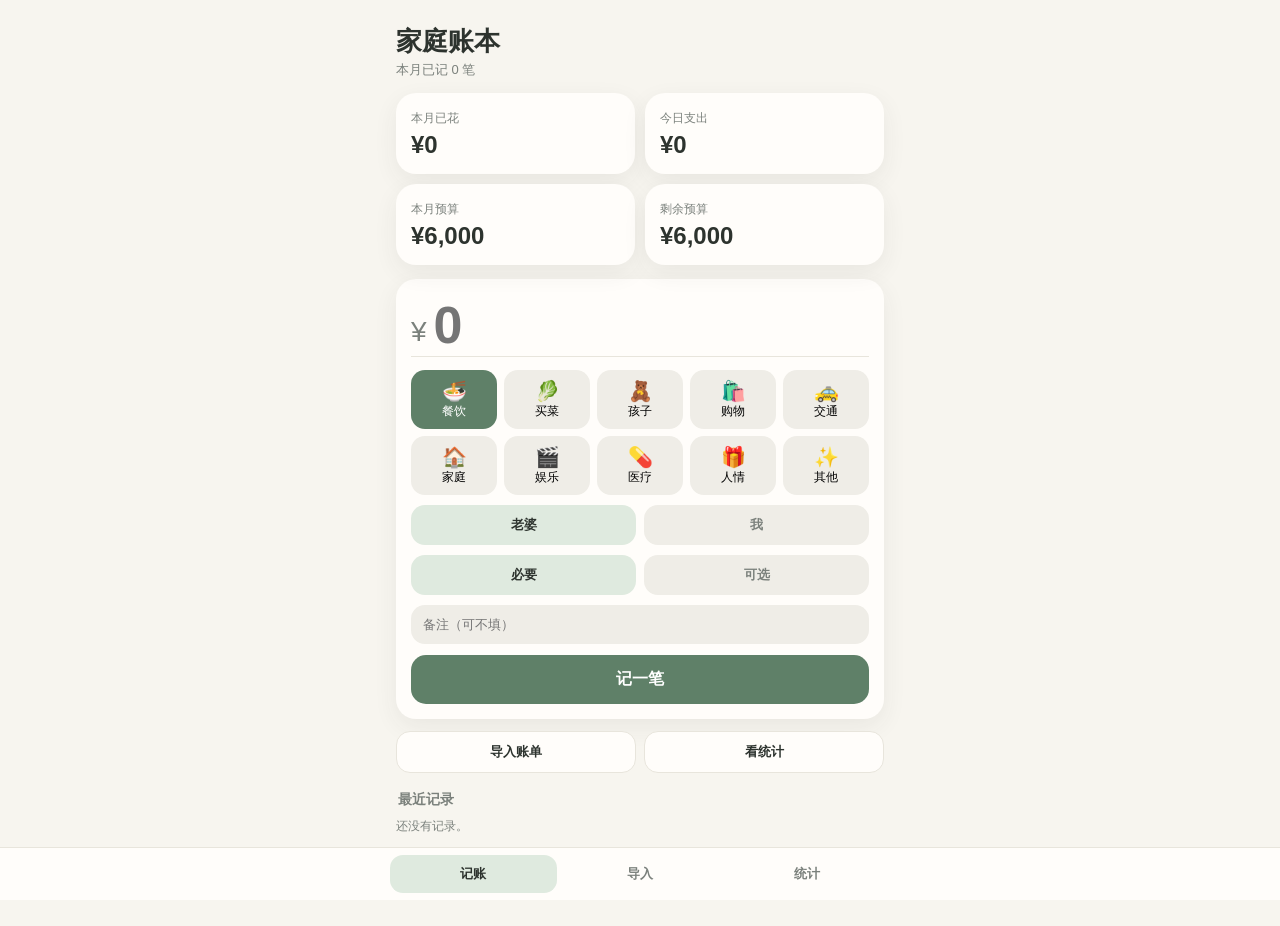
<file: index.html>
<!doctype html><html lang="zh-CN"><head><meta charset="utf-8"><meta name="viewport" content="width=device-width,initial-scale=1,viewport-fit=cover"><meta name="theme-color" content="#eaf3ec"><title>家庭账本</title><link rel="manifest" href="manifest.json"><style>:root{--bg:#f7f5ef;--card:#fffdfa;--ink:#2d332e;--muted:#7b817c;--g:#5f8068;--g2:#dfeadf;--line:#e8e5dc}*{box-sizing:border-box}body{margin:0;background:var(--bg);color:var(--ink);font-family:-apple-system,BlinkMacSystemFont,"PingFang SC","Microsoft YaHei",sans-serif}.app{max-width:520px;margin:auto;padding:18px 16px 90px}.hidden{display:none}h1{margin:6px 0 2px;font-size:26px}.sub{font-size:13px;color:var(--muted)}.grid{display:grid;grid-template-columns:1fr 1fr;gap:10px;margin-top:14px}.stat,.card,.row{background:var(--card);border-radius:20px;box-shadow:0 8px 24px rgba(50,60,53,.07)}.stat{padding:15px}.stat span{font-size:12px;color:var(--muted)}.stat b{display:block;font-size:24px;margin-top:4px}.card{padding:15px;margin-top:14px}.amt{display:flex;align-items:end;border-bottom:1px solid var(--line)}.amt span{font-size:28px;color:var(--muted);padding:0 5px 8px 0}.amt input{width:100%;border:0;outline:0;background:transparent;font-size:52px;font-weight:800}.cats{display:grid;grid-template-columns:repeat(5,1fr);gap:7px;margin-top:13px}.cat{border:0;border-radius:14px;padding:9px 2px;background:#efede7;font-size:12px}.cat.on{background:var(--g);color:white}.seg{display:grid;grid-template-columns:1fr 1fr;gap:8px;margin-top:10px}.seg button,.secondary{border:0;border-radius:14px;padding:11px;background:#efede7;font-weight:700;color:var(--muted)}.seg button.on{background:var(--g2);color:var(--ink)}.note{width:100%;border:0;outline:0;background:#efede7;border-radius:14px;padding:12px;margin-top:10px}.primary{width:100%;border:0;border-radius:15px;padding:14px;background:var(--g);color:white;font-weight:800;font-size:16px;margin-top:11px}.toolbar{display:flex;gap:8px;margin-top:12px}.toolbar .secondary{flex:1;background:var(--card);border:1px solid var(--line);color:var(--ink)}.title{font-size:14px;color:var(--muted);font-weight:700;margin:18px 2px 8px}.row{display:grid;grid-template-columns:1fr auto;gap:10px;padding:11px 12px;margin:7px 0}.meta{font-size:12px;color:var(--muted);margin-top:2px}.money{font-weight:800}.nav{position:fixed;left:0;right:0;bottom:0;background:rgba(255,253,250,.96);border-top:1px solid var(--line)}.nav div{max-width:520px;margin:auto;display:grid;grid-template-columns:repeat(3,1fr);padding:7px 10px calc(7px + env(safe-area-inset-bottom))}.nav button{border:0;background:transparent;padding:10px;border-radius:13px;color:var(--muted);font-weight:700}.nav button.on{background:var(--g2);color:var(--ink)}.upload{border:1.5px dashed #b7c5ba;border-radius:16px;padding:16px;text-align:center}.hint{font-size:12px;line-height:1.6;color:var(--muted)}.bar{height:9px;background:#ece9e1;border-radius:99px;overflow:hidden;margin-top:5px}.bar i{height:100%;display:block;background:var(--g)}</style></head><body><div class="app"><section id="ledger"><h1>家庭账本</h1><div class="sub" id="sub">轻松记，月底自然看得清</div><div class="grid"><div class="stat"><span>本月已花</span><b id="m">¥0</b></div><div class="stat"><span>今日支出</span><b id="t">¥0</b></div><div class="stat"><span>本月预算</span><b id="b">¥6000</b></div><div class="stat"><span>剩余预算</span><b id="l">¥6000</b></div></div><div class="card"><div class="amt"><span>¥</span><input id="a" inputmode="decimal" placeholder="0"></div><div class="cats" id="cats"></div><div class="seg" id="payer"><button data-v="老婆" class="on">老婆</button><button data-v="我">我</button></div><div class="seg" id="need"><button data-v="必要" class="on">必要</button><button data-v="可选">可选</button></div><input id="note" class="note" placeholder="备注（可不填）"><button id="add" class="primary">记一笔</button></div><div class="toolbar"><button class="secondary" onclick="go('import')">导入账单</button><button class="secondary" onclick="go('stats')">看统计</button></div><div class="title">最近记录</div><div id="recent"></div></section><section id="import" class="hidden"><h1>导入账单</h1><div class="sub">微信 / 支付宝 CSV 批量导入</div><div class="card"><div class="upload"><b>选择导出的 CSV / TXT 账单</b><input id="file" type="file" accept=".csv,.txt,text/csv"><div class="hint">自动排除退款、转账、充值、还款和失败交易，并尽量分类与去重。</div></div><div id="preview"></div><button id="confirm" class="primary hidden">确认导入</button></div></section><section id="stats" class="hidden"><h1>本月统计</h1><div class="sub">钱主要花在哪里</div><div class="card"><b id="st" style="font-size:34px">¥0</b></div><div class="title">分类支出</div><div id="cs" class="card"></div><div class="title">设置预算</div><div class="card"><input id="bi" class="note" inputmode="numeric"><button id="saveB" class="primary">保存预算</button></div></section></div><div class="nav"><div><button id="n-ledger" class="on" onclick="go('ledger')">记账</button><button id="n-import" onclick="go('import')">导入</button><button id="n-stats" onclick="go('stats')">统计</button></div></div><script>const C=[["餐饮","🍜"],["买菜","🥬"],["孩子","🧸"],["购物","🛍️"],["交通","🚕"],["家庭","🏠"],["娱乐","🎬"],["医疗","💊"],["人情","🎁"],["其他","✨"]],$=x=>document.getElementById(x),K='family_expense_v4',BK='family_budget_v4';let cat='餐饮',payer='老婆',need='必要',pend=[];const dat=()=>{try{return JSON.parse(localStorage.getItem(K)||'[]')}catch{return[]}},sav=d=>localStorage.setItem(K,JSON.stringify(d)),bud=()=>Number(localStorage.getItem(BK)||6000),money=n=>'¥'+Number(n||0).toLocaleString('zh-CN',{maximumFractionDigits:2}),sum=r=>r.reduce((s,x)=>s+Number(x.amount||0),0),ym=d=>{d=new Date(d);return d.getFullYear()+'-'+d.getMonth()},esc=s=>String(s||'').replace(/[&<>"']/g,m=>({'&':'&amp;','<':'&lt;','>':'&gt;','"':'&quot;',"'":'&#39;'}[m]));function rc(){$('cats').innerHTML=C.map(x=>`<button class="cat ${x[0]==cat?'on':''}" onclick="cat='${x[0]}';rc()"><div style="font-size:20px">${x[1]}</div>${x[0]}</button>`).join('')}function seg(id,set){[...$(id).querySelectorAll('button')].forEach(b=>b.onclick=()=>{[...$(id).querySelectorAll('button')].forEach(x=>x.classList.remove('on'));b.classList.add('on');set(b.dataset.v)})}seg('payer',v=>payer=v);seg('need',v=>need=v);function render(){let d=dat().sort((a,b)=>new Date(b.date)-new Date(a.date)),mk=ym(new Date()),mr=d.filter(x=>ym(x.date)==mk),mt=sum(mr),td=sum(d.filter(x=>new Date(x.date).toDateString()==new Date().toDateString()));$('m').textContent=money(mt);$('t').textContent=money(td);$('b').textContent=money(bud());$('l').textContent=money(bud()-mt);$('sub').textContent='本月已记 '+mr.length+' 笔';$('recent').innerHTML=d.slice(0,8).map(x=>`<div class="row"><div><b>${esc(x.category)}${x.note?' · '+esc(x.note):''}</b><div class="meta">${new Date(x.date).toLocaleString('zh-CN',{month:'numeric',day:'numeric',hour:'2-digit',minute:'2-digit'})} · ${esc(x.payer)} · ${esc(x.source||'手工')}</div></div><div class="money">${money(x.amount)}</div></div>`).join('')||'<div class="hint">还没有记录。</div>';stats()}$('add').onclick=()=>{let v=Number($('a').value);if(!(v>0))return alert('先输入金额');let d=dat();d.push({id:Date.now()+Math.random(),date:new Date().toISOString(),amount:v,category:cat,payer,need,note:$('note').value.trim(),source:'手工'});sav(d);$('a').value='';$('note').value='';render()};function go(p){['ledger','import','stats'].forEach(x=>{$(x).classList.toggle('hidden',x!=p);$('n-'+x).classList.toggle('on',x==p)});if(p=='stats')stats()}function stats(){let mr=dat().filter(x=>ym(x.date)==ym(new Date())),tot=sum(mr);$('st').textContent=money(tot);let g={};mr.forEach(x=>g[x.category]=(g[x.category]||0)+Number(x.amount));$('cs').innerHTML=Object.entries(g).sort((a,b)=>b[1]-a[1]).map(([c,v])=>`<div style="margin:10px 0"><div style="display:flex;justify-content:space-between"><b>${esc(c)}</b><span>${money(v)}</span></div><div class="bar"><i style="width:${tot?v/tot*100:0}%"></i></div></div>`).join('')||'<div class="hint">暂无数据</div>';$('bi').value=bud()}$('saveB').onclick=()=>{let v=Number($('bi').value);if(v>0){localStorage.setItem(BK,v);render();alert('预算已保存')}};function parseCSV(t){let R=[],r=[],c='',q=false;for(let i=0;i<t.length;i++){let ch=t[i],n=t[i+1];if(ch=='"'){if(q&&n=='"'){c+='"';i++}else q=!q}else if(ch==','&&!q){r.push(c);c=''}else if((ch=='\n'||ch=='\r')&&!q){if(ch=='\r'&&n=='\n')i++;r.push(c);c='';if(r.some(x=>x.trim()))R.push(r);r=[]}else c+=ch}if(c||r.length){r.push(c);R.push(r)}return R}const norm=s=>String(s||'').replace(/\s+/g,'').replace(/[（）()：:]/g,'').toLowerCase();function cls(s){let R=[["餐饮",/餐|饭|咖啡|奶茶|外卖|麦当劳|肯德基/],["买菜",/超市|菜市场|生鲜|盒马|永辉|山姆|水果/],["孩子",/儿童|宝宝|母婴|奶粉|玩具|绘本|童装/],["购物",/淘宝|天猫|京东|拼多多|服饰|化妆品/],["交通",/滴滴|打车|地铁|公交|加油|停车|12306/],["家庭",/物业|水费|电费|燃气|家居|房租|话费/],["娱乐",/电影|影院|游戏|旅游|酒店/],["医疗",/医院|药房|药店|诊所|挂号/],["人情",/红包|礼金|婚礼/]];for(let [c,r] of R)if(r.test(s))return c;return'其他'}function find(h,ks){let a=h.map(norm);for(let k of ks){let n=norm(k),i=a.findIndex(x=>x==n||x.includes(n));if(i>=0)return i}return-1}$('file').onchange=async e=>{let f=e.target.files[0];if(!f)return;let text=new TextDecoder('utf-8').decode(await f.arrayBuffer()).replace(/^\uFEFF/,'');let R=parseCSV(text),hi=R.findIndex(r=>r.map(norm).join('|').includes('金额')&&r.map(norm).join('|').includes('时间'));if(hi<0){$('preview').innerHTML='<div class="hint">没有识别到账单表头。</div>';return}let h=R[hi],di=find(h,['交易时间','付款时间','时间']),ai=find(h,['金额(元)','金额','交易金额']),ii=find(h,['收支','收入/支出']),mi=find(h,['交易对方','商户名称','对方']),ni=find(h,['商品','商品名称','商品说明','交易说明']),si=find(h,['交易状态','状态']),oi=find(h,['交易单号','交易号','订单号']);let src=/支付宝|alipay/i.test(f.name)?'支付宝':/微信|wechat/i.test(f.name)?'微信':'账单',seen=new Set(dat().map(x=>x.fp).filter(Boolean));pend=[];for(let r of R.slice(hi+1)){let date=r[di]||'',am=parseFloat(String(r[ai]||'').replace(/[¥￥,\s]/g,'')),io=r[ii]||'',m=r[mi]||'',n=r[ni]||'',st=r[si]||'',ord=r[oi]||'',all=m+' '+n+' '+st+' '+io;if(!date||!(am>0))continue;if(/退款|充值|提现|还款|转账|关闭|失败|取消|收入|收款/.test(all))continue;if(io&&!/支出|付款|消费|支付/.test(io))continue;let fp=[src,ord,date,am,m,n].join('|');if(seen.has(fp))continue;seen.add(fp);let dt=new Date(date.replace(/\//g,'-'));if(isNaN(dt))dt=new Date();pend.push({id:Date.now()+Math.random(),date:dt.toISOString(),amount:am,category:cls(m+' '+n),payer:'老婆',need:'必要',note:(m+(n?' · '+n:'')).slice(0,100),source:src,fp})}$('preview').innerHTML=`<div class="card"><b>可导入 ${pend.length} 笔</b><div class="hint">已自动过滤非消费和重复记录</div></div>`;$('confirm').classList.toggle('hidden',!pend.length)};$('confirm').onclick=()=>{let d=dat();d.push(...pend);sav(d);alert('已导入 '+pend.length+' 笔');pend=[];$('file').value='';$('preview').innerHTML='';$('confirm').classList.add('hidden');render();go('ledger')};rc();render();if('serviceWorker'in navigator)navigator.serviceWorker.register('./service-worker.js').catch(()=>{});</script></body></html>
</file>
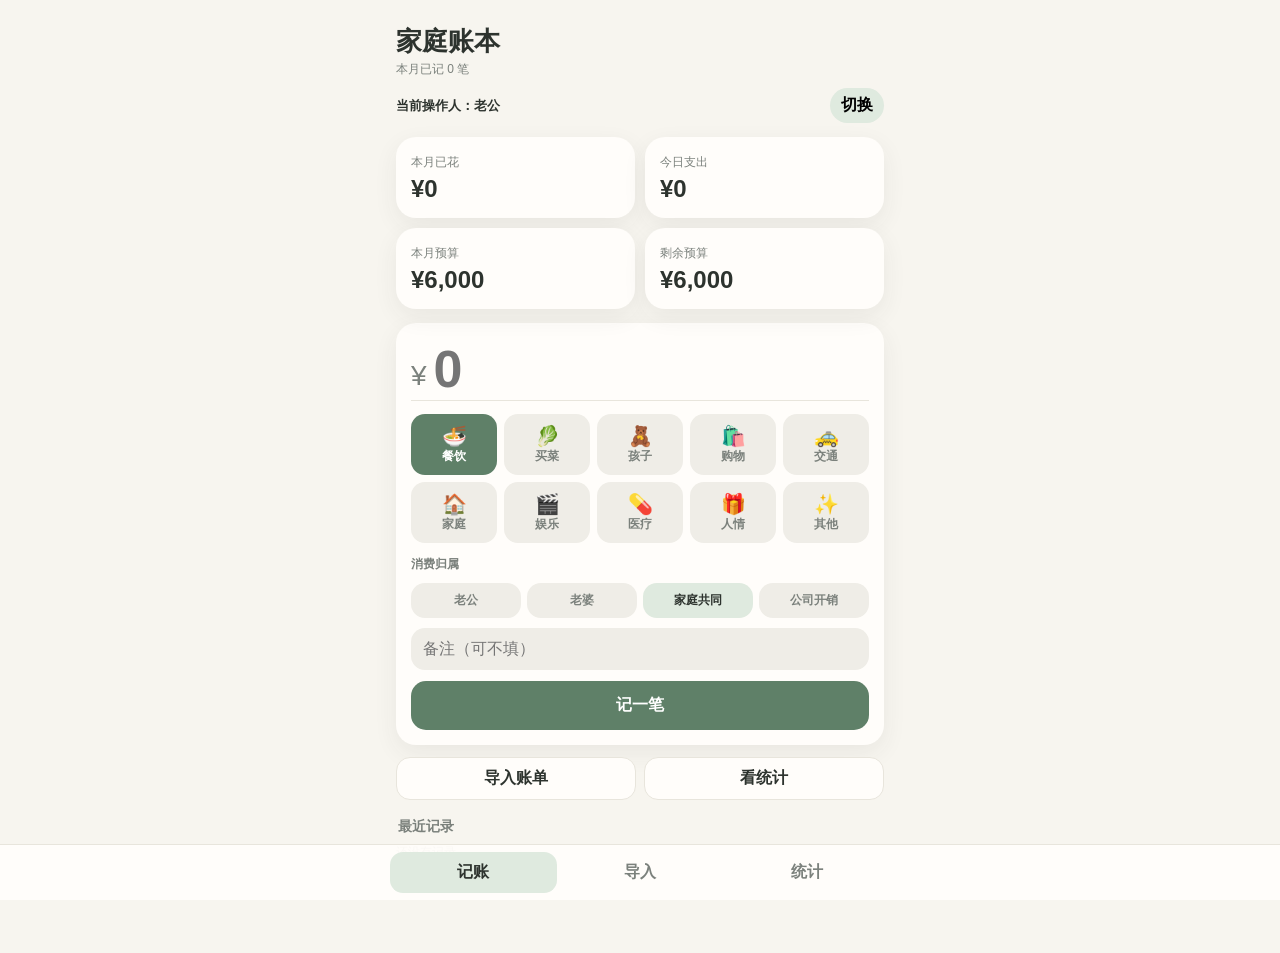
<file: app-v2.html>
<!doctype html><html lang="zh-CN"><head><meta charset="utf-8"><meta name="viewport" content="width=device-width,initial-scale=1,viewport-fit=cover"><meta name="theme-color" content="#eaf3ec"><title>家庭账本</title><link rel="stylesheet" href="app-v2.css"></head><body><div class="app"><section id="ledger"><h1>家庭账本</h1><div class="sub" id="sub">家庭共用的一本账</div><div class="identity"><b id="whoText">当前操作人：老公</b><button onclick="toggleOperator()">切换</button></div><div class="grid"><div class="stat"><span>本月已花</span><b id="m">¥0</b></div><div class="stat"><span>今日支出</span><b id="t">¥0</b></div><div class="stat"><span>本月预算</span><b id="b">¥6000</b></div><div class="stat"><span>剩余预算</span><b id="l">¥6000</b></div></div><div class="card"><div class="amt"><span>¥</span><input id="a" inputmode="decimal" placeholder="0"></div><div class="cats" id="cats"></div><div class="label">消费归属</div><div class="seg four" id="consumer"><button data-v="老公">老公</button><button data-v="老婆">老婆</button><button data-v="家庭共同" class="on">家庭共同</button><button data-v="公司开销">公司开销</button></div><input id="note" class="note" placeholder="备注（可不填）"><button id="add" class="primary">记一笔</button></div><div class="toolbar"><button class="secondary" onclick="go('import')">导入账单</button><button class="secondary" onclick="go('stats')">看统计</button></div><div class="title">最近记录</div><div id="recent"></div></section><section id="import" class="hidden"><h1>导入账单</h1><div class="sub">上传人自动记录为当前操作人</div><div class="identity"><b id="importWho">上传人：老公</b><button onclick="toggleOperator()">切换</button></div><div class="card"><div class="label">这批账单默认消费归属</div><div class="seg four" id="importConsumer"><button data-v="老公">老公</button><button data-v="老婆">老婆</button><button data-v="家庭共同" class="on">家庭共同</button><button data-v="公司开销">公司开销</button></div><div class="upload" style="margin-top:12px"><b>选择微信 / 支付宝 CSV 或 TXT 账单</b><input id="file" type="file" accept=".csv,.txt,text/csv"><div class="hint">自动尽量排除退款、充值、还款、失败交易和重复记录。</div></div><div id="preview"></div><button id="confirm" class="primary hidden">确认导入</button></div></section><section id="stats" class="hidden"><h1>家庭账本统计</h1><div class="sub">按年月查看谁记录、谁消费、钱花到哪里</div><div class="selectors"><select id="yearSel"></select><select id="monthSel"></select></div><div class="grid"><div class="stat"><span>总支出</span><b id="st">¥0</b></div><div class="stat"><span>记录笔数</span><b id="cnt">0笔</b></div></div><div class="title">谁上传 / 记录了多少</div><div id="opStats" class="card"></div><div class="title">谁消费了多少</div><div id="conStats" class="card"></div><div class="title">消费分类</div><div id="cs" class="card"></div><div class="title">账单明细</div><div id="detail"></div><div class="title">设置本月预算</div><div class="card"><input id="bi" class="note" inputmode="numeric"><button id="saveB" class="primary">保存预算</button></div></section></div><div class="nav"><div><button id="n-ledger" class="on" onclick="go('ledger')">记账</button><button id="n-import" onclick="go('import')">导入</button><button id="n-stats" onclick="go('stats')">统计</button></div></div><script src="app-v2.js"></script></body></html>
</file>
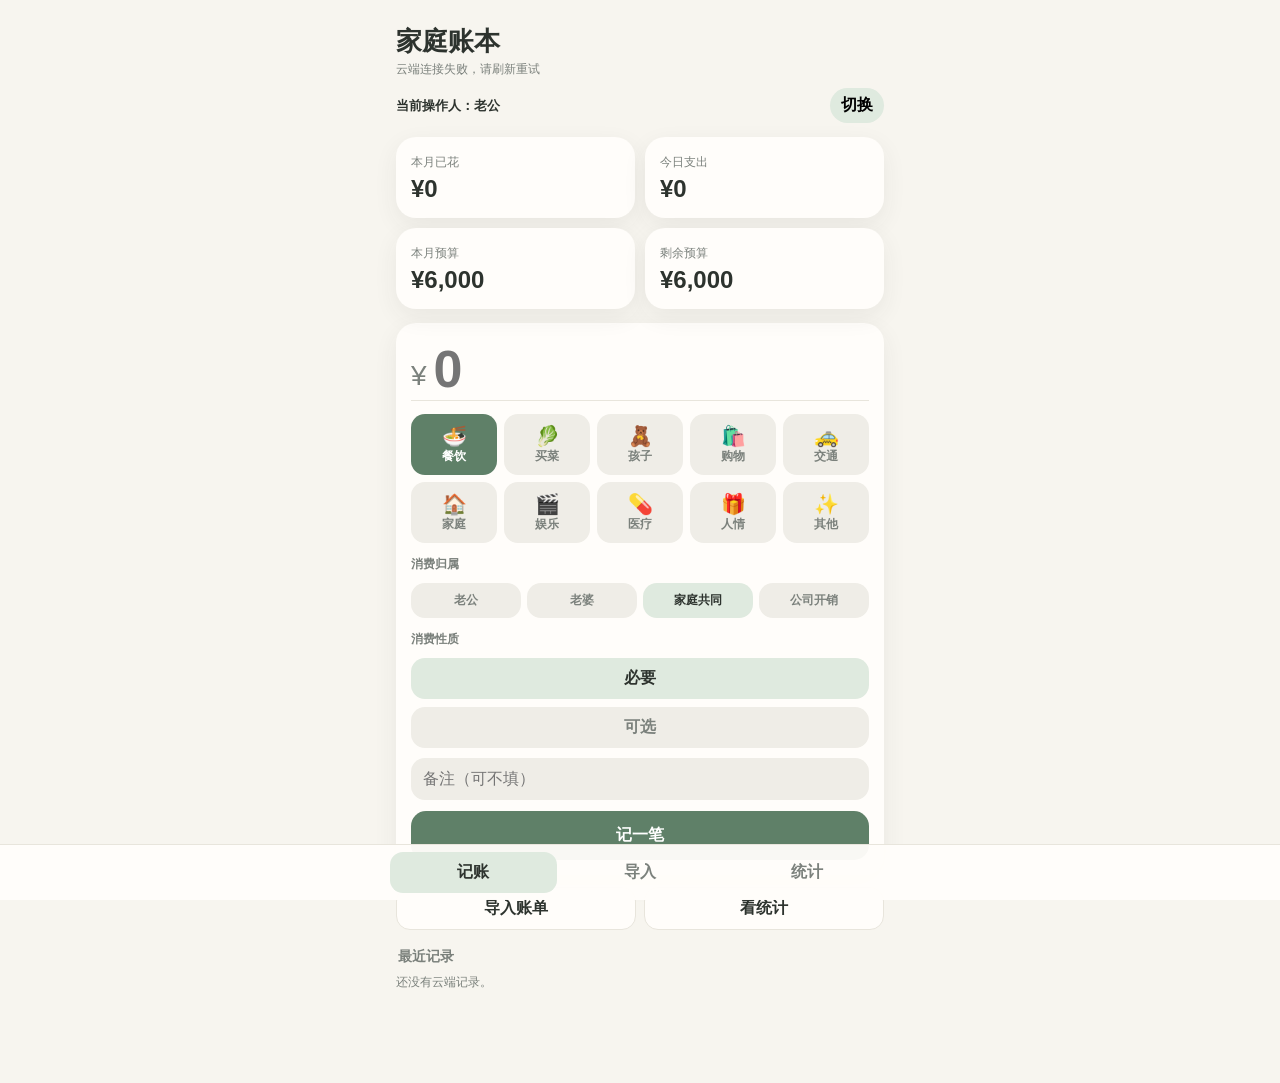
<file: cloud-v4.html>
<!doctype html><meta charset="utf-8"><meta name="viewport" content="width=device-width,initial-scale=1"><script>fetch('app-v2.html').then(r=>r.text()).then(t=>{const old='<scr'+'ipt src="app-v2.js"></scr'+'ipt>';const neo='<scr'+'ipt src="app-cloud-v3.js"></scr'+'ipt><scr'+'ipt src="app-cloud-extras.js"></scr'+'ipt>';document.open();document.write(t.replace(old,neo).replace('<title>家庭账本</title>','<title>家庭账本·云端正式版</title>'));document.close()})</script>
</file>
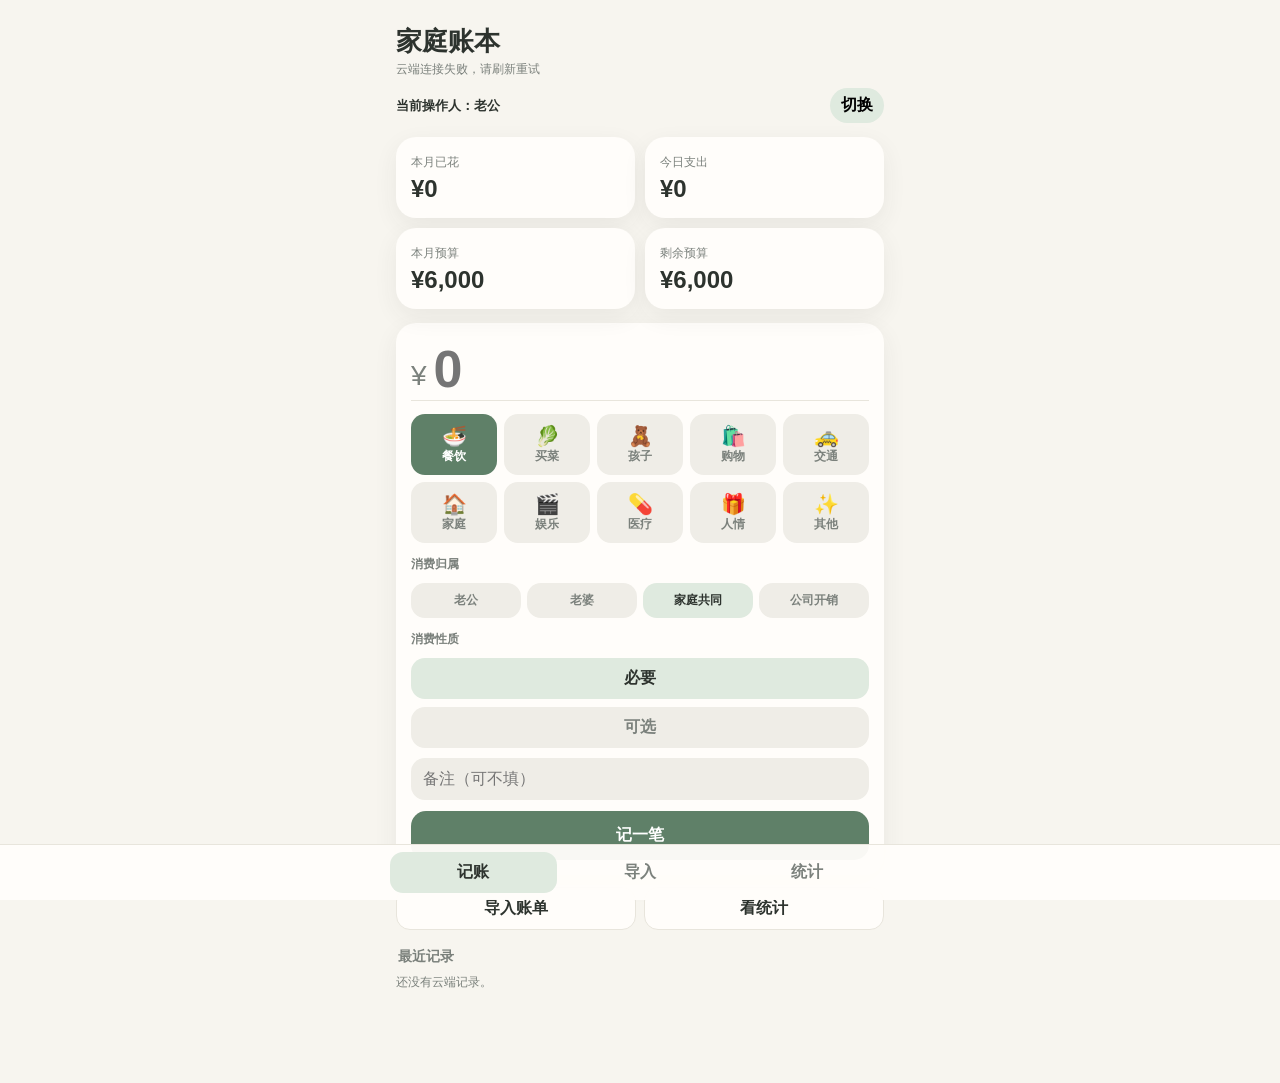
<file: cloud-v5.html>
<!doctype html><html lang="zh-CN"><head><meta charset="utf-8"><meta name="viewport" content="width=device-width,initial-scale=1"><title>家庭账本·云端正式版</title></head><body><script src="cloud-loader-v5.js"></script></body></html>
</file>
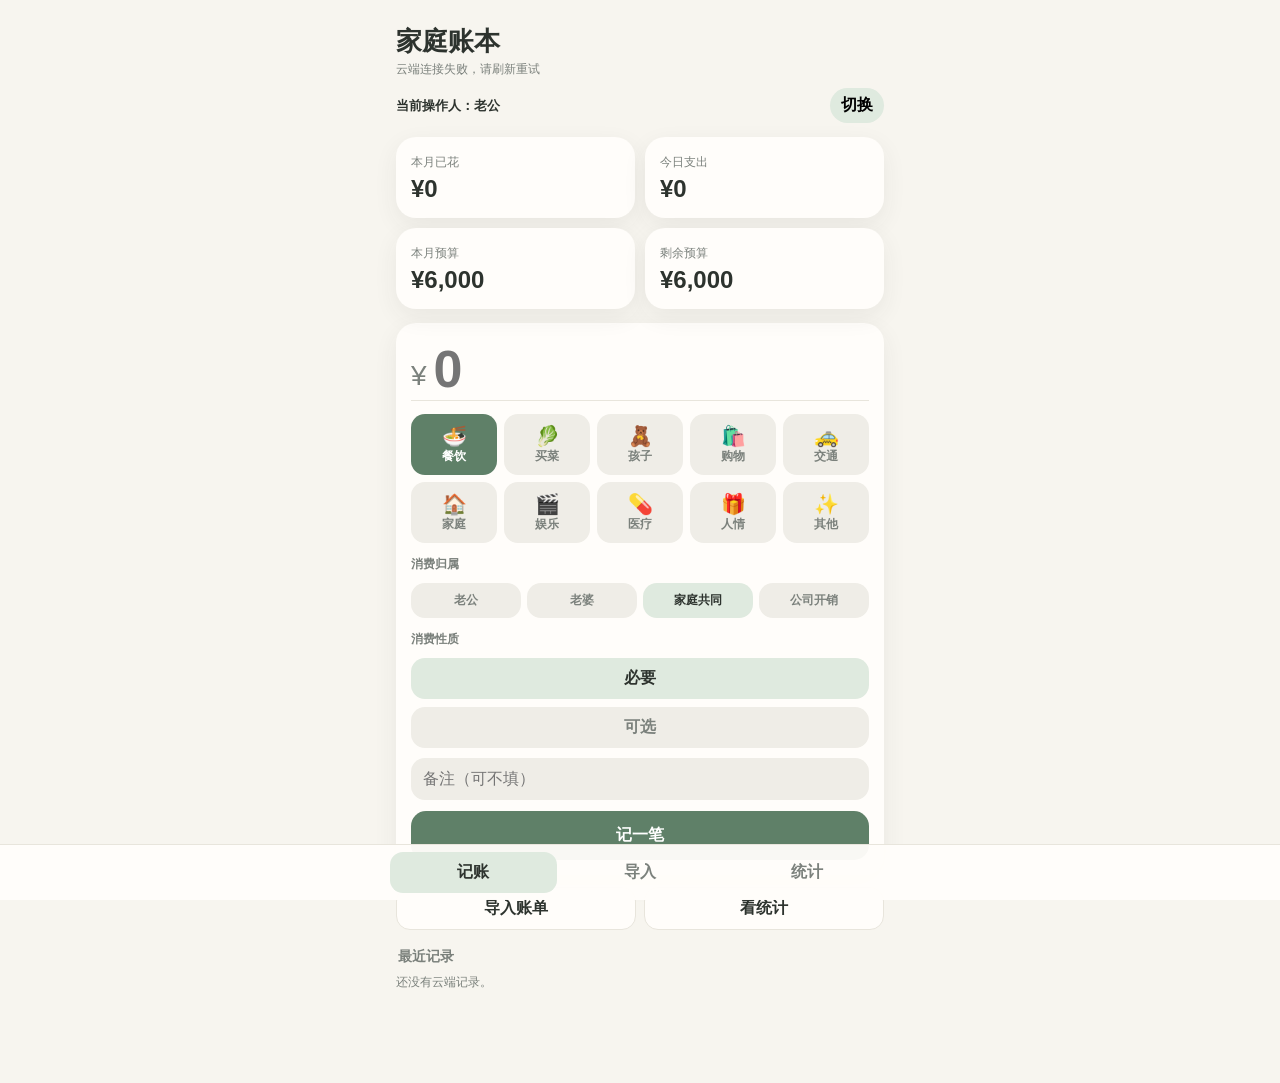
<file: cloud-v6.html>
<!doctype html><html lang="zh-CN"><head><meta charset="utf-8"><meta name="viewport" content="width=device-width,initial-scale=1"><title>家庭账本·云端正式版</title></head><body><script src="cloud-loader-v6.js"></script></body></html>
</file>
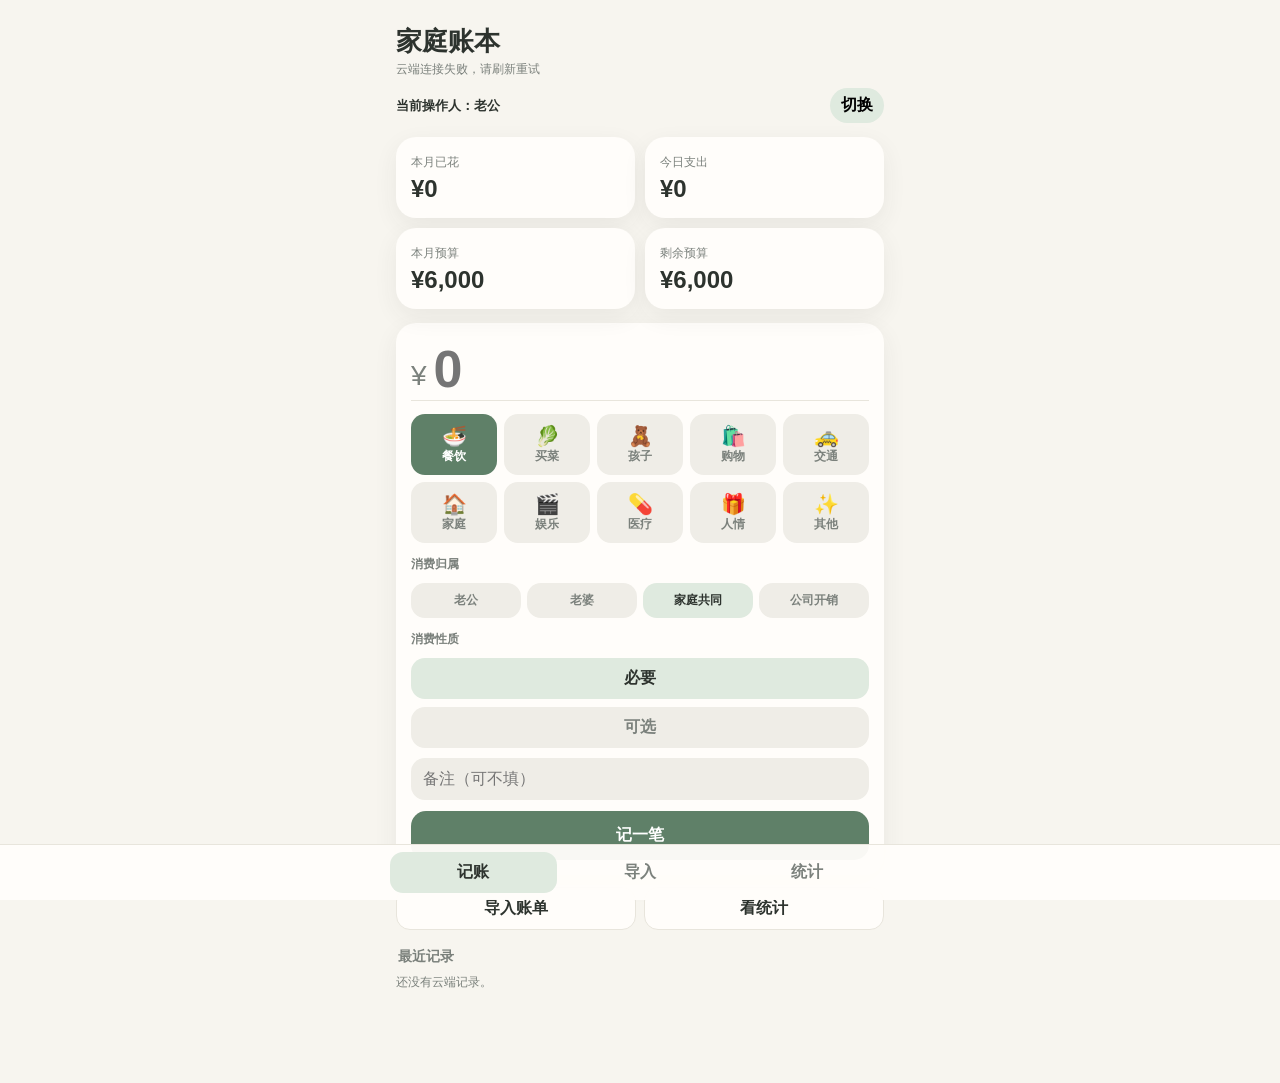
<file: cloud-v7.html>
<!doctype html><html lang="zh-CN"><head><meta charset="utf-8"><meta name="viewport" content="width=device-width,initial-scale=1"><title>家庭账本·云端正式版</title></head><body><script src="cloud-loader-v7.js?v=15"></script></body></html>
</file>
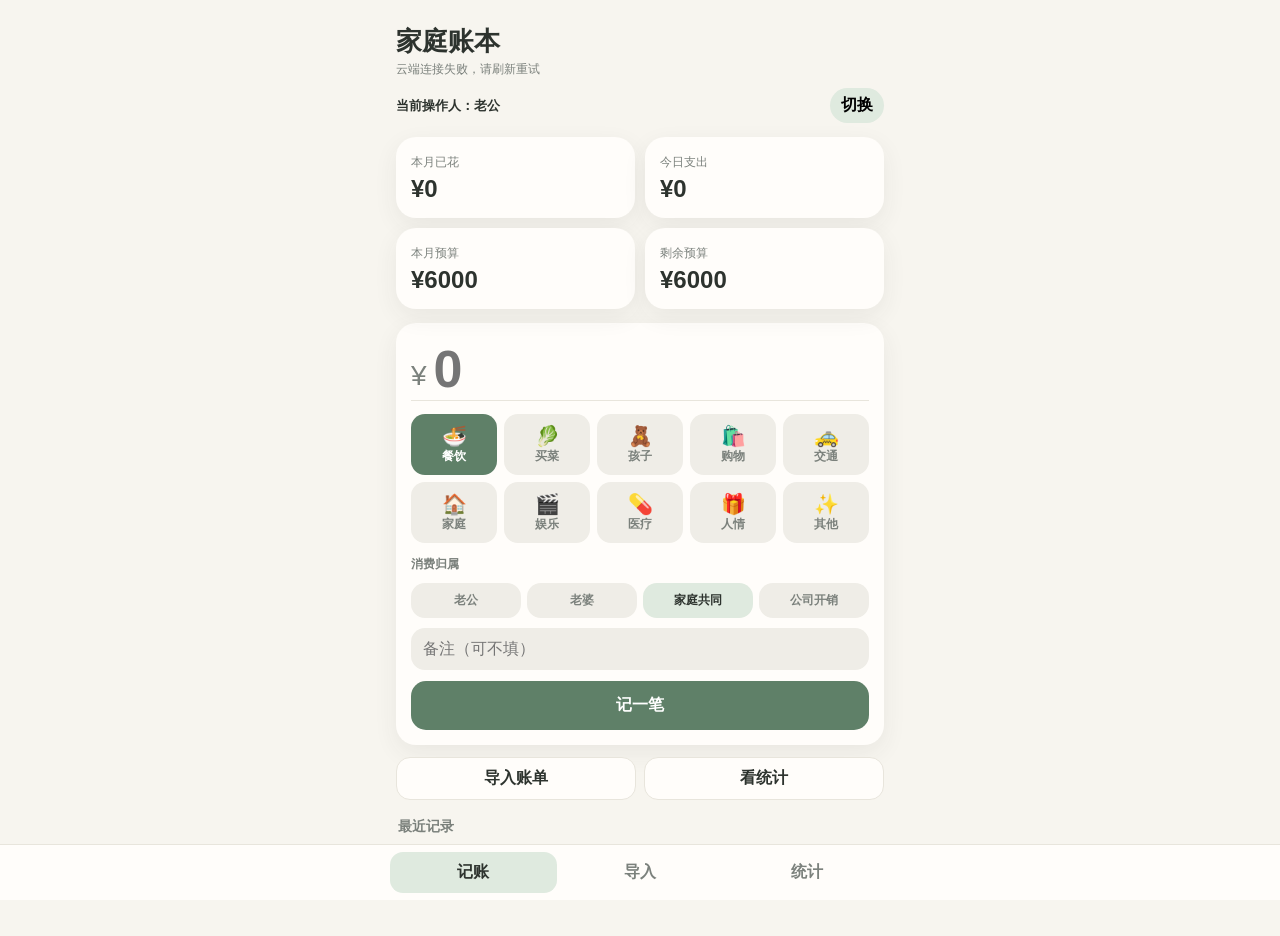
<file: cloud.html>
<!doctype html><meta charset="utf-8"><meta name="viewport" content="width=device-width,initial-scale=1"><script>fetch('app-v2.html').then(r=>r.text()).then(t=>{document.open();document.write(t.replace('app-v2.js','app-cloud-v3.js').replace('<title>家庭账本</title>','<title>家庭账本·云端版</title>'));document.close()})</script>
</file>
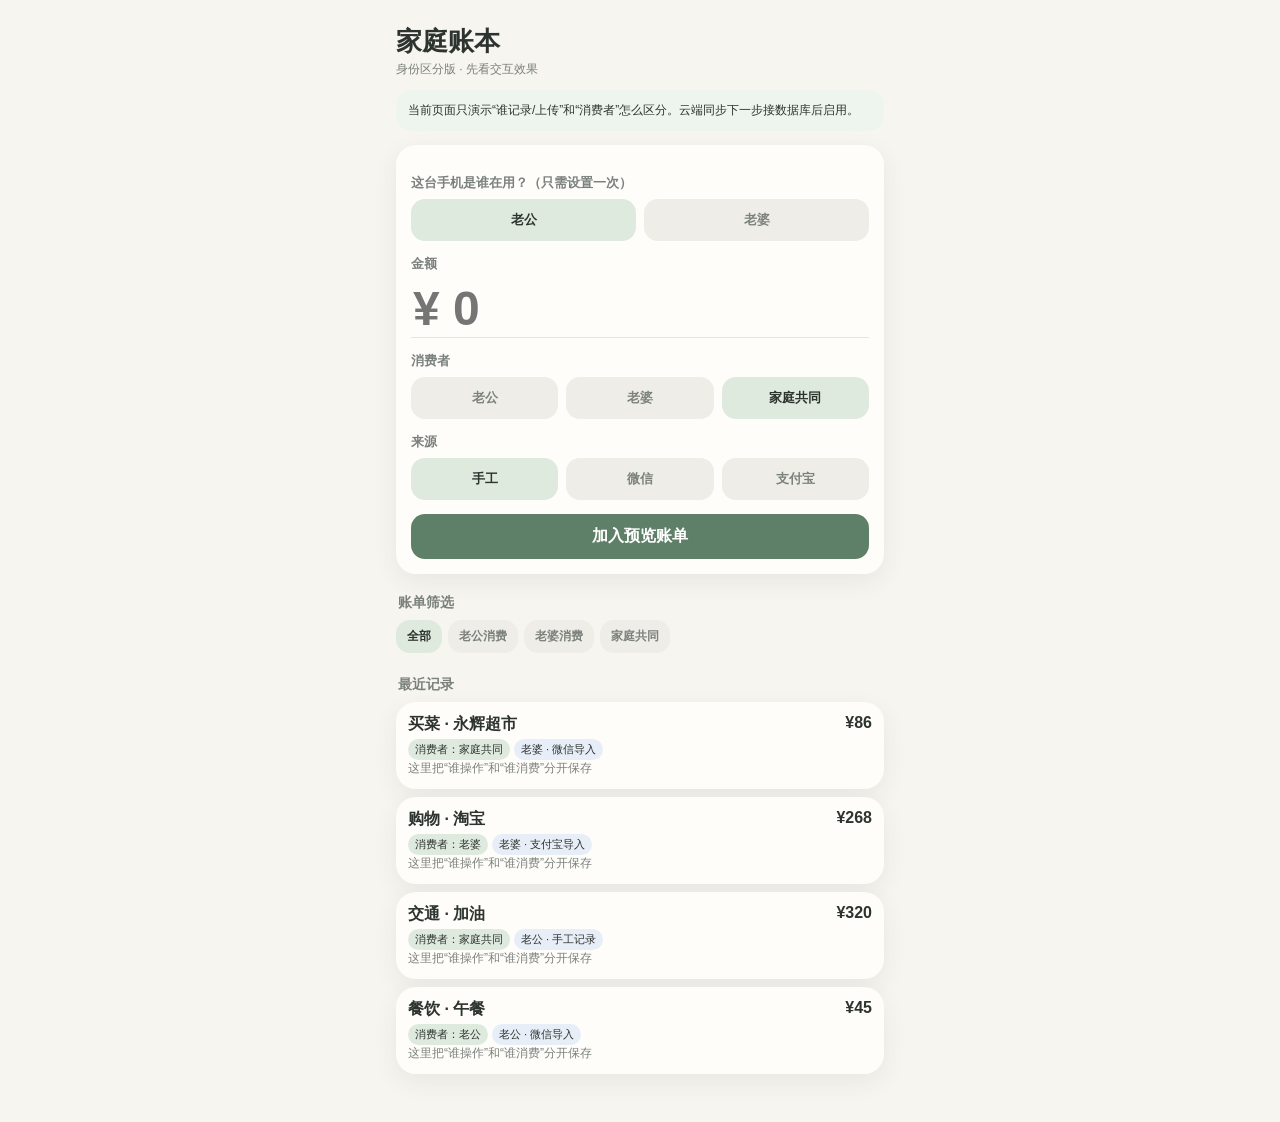
<file: identity-preview.html>
<!doctype html><html lang="zh-CN"><head><meta charset="utf-8"><meta name="viewport" content="width=device-width,initial-scale=1,viewport-fit=cover"><title>家庭账本·身份版预览</title><style>:root{--bg:#f7f5ef;--card:#fffdfa;--ink:#2d332e;--muted:#7b817c;--g:#5f8068;--g2:#dfeadf;--line:#e8e5dc;--blue:#e7eef7}*{box-sizing:border-box}body{margin:0;background:var(--bg);color:var(--ink);font-family:-apple-system,BlinkMacSystemFont,"PingFang SC","Microsoft YaHei",sans-serif}.app{max-width:520px;margin:auto;padding:18px 16px 40px}h1{margin:6px 0 2px;font-size:26px}.sub,.meta{font-size:12px;color:var(--muted)}.card,.row{background:var(--card);border-radius:20px;box-shadow:0 8px 24px rgba(50,60,53,.07)}.card{padding:15px;margin-top:14px}.label{font-size:13px;color:var(--muted);font-weight:700;margin:14px 0 7px}.seg{display:grid;gap:8px}.two{grid-template-columns:1fr 1fr}.three{grid-template-columns:repeat(3,1fr)}button{border:0;border-radius:14px;padding:12px 7px;background:#efede7;font-weight:700;color:var(--muted)}button.on{background:var(--g2);color:var(--ink)}.amount{font-size:48px;font-weight:800;border:0;outline:0;background:transparent;width:100%;border-bottom:1px solid var(--line)}.primary{width:100%;margin-top:14px;background:var(--g);color:white;font-size:16px}.title{font-size:14px;color:var(--muted);font-weight:700;margin:20px 2px 8px}.row{display:grid;grid-template-columns:1fr auto;gap:10px;padding:12px;margin:8px 0}.money{font-weight:800}.tag{display:inline-block;padding:3px 7px;border-radius:99px;background:var(--g2);margin:4px 4px 0 0;font-size:11px}.tag.source{background:var(--blue)}.filter{display:flex;gap:6px;overflow:auto;padding-bottom:3px}.filter button{white-space:nowrap;padding:8px 11px;font-size:12px}.notice{padding:11px 12px;border-radius:15px;background:#eef5ee;margin-top:12px;font-size:12px;line-height:1.6}</style></head><body><div class="app"><h1>家庭账本</h1><div class="sub">身份区分版 · 先看交互效果</div><div class="notice">当前页面只演示“谁记录/上传”和“消费者”怎么区分。云端同步下一步接数据库后启用。</div><div class="card"><div class="label">这台手机是谁在用？（只需设置一次）</div><div class="seg two" id="operator"><button class="on" data-v="老公">老公</button><button data-v="老婆">老婆</button></div><div class="label">金额</div><input id="amount" class="amount" inputmode="decimal" placeholder="¥ 0"><div class="label">消费者</div><div class="seg three" id="consumer"><button data-v="老公">老公</button><button data-v="老婆">老婆</button><button class="on" data-v="家庭共同">家庭共同</button></div><div class="label">来源</div><div class="seg three" id="source"><button class="on" data-v="手工记录">手工</button><button data-v="微信导入">微信</button><button data-v="支付宝导入">支付宝</button></div><button class="primary" id="add">加入预览账单</button></div><div class="title">账单筛选</div><div class="filter" id="filters"><button class="on" data-v="全部">全部</button><button data-v="老公">老公消费</button><button data-v="老婆">老婆消费</button><button data-v="家庭共同">家庭共同</button></div><div class="title">最近记录</div><div id="list"></div></div><script>const $=x=>document.getElementById(x);let operator='老公',consumer='家庭共同',source='手工记录',filter='全部';let rows=[{amount:86,operator:'老婆',consumer:'家庭共同',source:'微信导入',note:'买菜 · 永辉超市'},{amount:268,operator:'老婆',consumer:'老婆',source:'支付宝导入',note:'购物 · 淘宝'},{amount:320,operator:'老公',consumer:'家庭共同',source:'手工记录',note:'交通 · 加油'},{amount:45,operator:'老公',consumer:'老公',source:'微信导入',note:'餐饮 · 午餐'}];function bind(id,set){[...$(id).querySelectorAll('button')].forEach(b=>b.onclick=()=>{[...$(id).querySelectorAll('button')].forEach(x=>x.classList.remove('on'));b.classList.add('on');set(b.dataset.v)})}bind('operator',v=>operator=v);bind('consumer',v=>consumer=v);bind('source',v=>source=v);bind('filters',v=>{filter=v;render()});function render(){let d=filter==='全部'?rows:rows.filter(x=>x.consumer===filter);$('list').innerHTML=d.map(x=>`<div class="row"><div><b>${x.note}</b><div><span class="tag">消费者：${x.consumer}</span><span class="tag source">${x.operator} · ${x.source}</span></div><div class="meta">这里把“谁操作”和“谁消费”分开保存</div></div><div class="money">¥${x.amount}</div></div>`).join('')||'<div class="sub">没有记录</div>'}$('add').onclick=()=>{let a=Number($('amount').value);if(!(a>0))return alert('先输入金额');rows.unshift({amount:a,operator,consumer,source,note:'示例消费'});$('amount').value='';render()};render();</script></body></html>
</file>
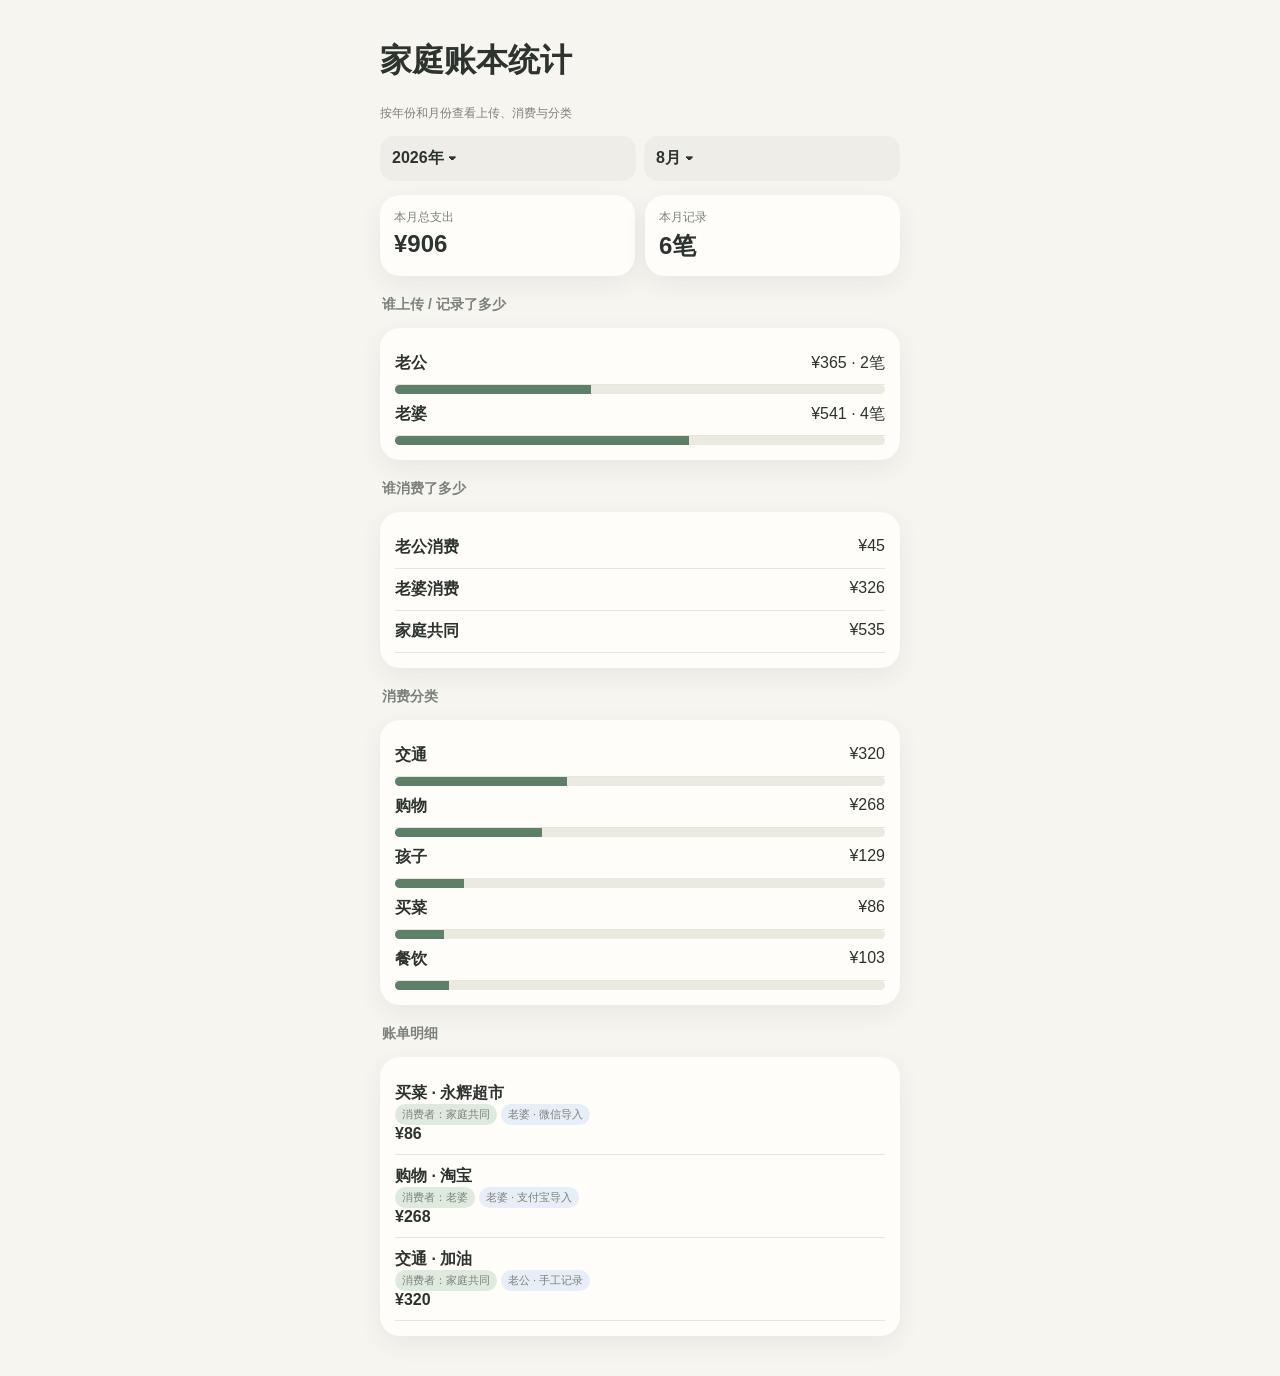
<file: stats-layout.html>
<!doctype html><html lang='zh-CN'><head><meta charset='utf-8'><meta name='viewport' content='width=device-width,initial-scale=1'><title>家庭账本统计</title><style>body{margin:0;background:#f7f5ef;color:#2d332e;font-family:-apple-system,BlinkMacSystemFont,'PingFang SC','Microsoft YaHei',sans-serif}.app{max-width:520px;margin:auto;padding:18px 16px 40px}.card,.box{background:#fffdfa;border-radius:20px;box-shadow:0 8px 24px rgba(50,60,53,.07)}.card{padding:15px;margin-top:14px}.grid{display:grid;grid-template-columns:1fr 1fr;gap:10px}.box{padding:14px}.muted{color:#7b817c;font-size:12px}.big{font-size:24px;font-weight:800;margin-top:4px}.sel{display:grid;grid-template-columns:1fr 1fr;gap:8px;margin:14px 0}.sel div{background:#efede7;border-radius:14px;padding:12px;font-weight:700}.title{font-size:14px;color:#7b817c;font-weight:700;margin:20px 2px 8px}.line{display:flex;justify-content:space-between;padding:10px 0;border-bottom:1px solid #e8e5dc}.bar{height:9px;background:#ece9e1;border-radius:99px;overflow:hidden}.bar i{display:block;height:100%;background:#5f8068}.tag{display:inline-block;background:#dfeadf;padding:3px 7px;border-radius:99px;font-size:11px;margin-right:4px}.blue{background:#e7eef7}.row{padding:11px 0;border-bottom:1px solid #e8e5dc}</style></head><body><div class='app'><h1>家庭账本统计</h1><div class='muted'>按年份和月份查看上传、消费与分类</div><div class='sel'><div>2026年 ▾</div><div>8月 ▾</div></div><div class='grid'><div class='box'><div class='muted'>本月总支出</div><div class='big'>¥906</div></div><div class='box'><div class='muted'>本月记录</div><div class='big'>6笔</div></div></div><div class='title'>谁上传 / 记录了多少</div><div class='card'><div class='line'><b>老公</b><span>¥365 · 2笔</span></div><div class='bar'><i style='width:40%'></i></div><div class='line'><b>老婆</b><span>¥541 · 4笔</span></div><div class='bar'><i style='width:60%'></i></div></div><div class='title'>谁消费了多少</div><div class='card'><div class='line'><b>老公消费</b><span>¥45</span></div><div class='line'><b>老婆消费</b><span>¥326</span></div><div class='line'><b>家庭共同</b><span>¥535</span></div></div><div class='title'>消费分类</div><div class='card'><div class='line'><b>交通</b><span>¥320</span></div><div class='bar'><i style='width:35%'></i></div><div class='line'><b>购物</b><span>¥268</span></div><div class='bar'><i style='width:30%'></i></div><div class='line'><b>孩子</b><span>¥129</span></div><div class='bar'><i style='width:14%'></i></div><div class='line'><b>买菜</b><span>¥86</span></div><div class='bar'><i style='width:10%'></i></div><div class='line'><b>餐饮</b><span>¥103</span></div><div class='bar'><i style='width:11%'></i></div></div><div class='title'>账单明细</div><div class='card'><div class='row'><b>买菜 · 永辉超市</b><div class='muted'><span class='tag'>消费者：家庭共同</span><span class='tag blue'>老婆 · 微信导入</span></div><b>¥86</b></div><div class='row'><b>购物 · 淘宝</b><div class='muted'><span class='tag'>消费者：老婆</span><span class='tag blue'>老婆 · 支付宝导入</span></div><b>¥268</b></div><div class='row'><b>交通 · 加油</b><div class='muted'><span class='tag'>消费者：家庭共同</span><span class='tag blue'>老公 · 手工记录</span></div><b>¥320</b></div></div></div></body></html>
</file>
<file: app-v2.css>
:root{--bg:#f7f5ef;--card:#fffdfa;--ink:#2d332e;--muted:#7b817c;--g:#5f8068;--g2:#dfeadf;--line:#e8e5dc;--blue:#e7eef7}*{box-sizing:border-box}body{margin:0;background:var(--bg);color:var(--ink);font-family:-apple-system,BlinkMacSystemFont,"PingFang SC","Microsoft YaHei",sans-serif}button,input,select{font:inherit}.app{max-width:520px;margin:auto;padding:18px 16px 92px}.hidden{display:none!important}h1{margin:6px 0 2px;font-size:26px}.sub,.meta,.hint{font-size:12px;color:var(--muted)}.grid{display:grid;grid-template-columns:1fr 1fr;gap:10px;margin-top:14px}.stat,.card,.row{background:var(--card);border-radius:20px;box-shadow:0 8px 24px rgba(50,60,53,.07)}.stat{padding:15px}.stat span{font-size:12px;color:var(--muted)}.stat b{display:block;font-size:24px;margin-top:4px}.card{padding:15px;margin-top:14px}.amt{display:flex;align-items:end;border-bottom:1px solid var(--line)}.amt span{font-size:28px;color:var(--muted);padding:0 5px 8px 0}.amt input{width:100%;border:0;outline:0;background:transparent;font-size:52px;font-weight:800}.cats{display:grid;grid-template-columns:repeat(5,1fr);gap:7px;margin-top:13px}.cat,.seg button,.secondary{border:0;border-radius:14px;padding:10px 5px;background:#efede7;font-weight:700;color:var(--muted)}.cat{font-size:12px}.cat.on,.seg button.on{background:var(--g2);color:var(--ink)}.cats .cat.on{background:var(--g);color:#fff}.seg{display:grid;gap:8px;margin-top:10px}.two{grid-template-columns:1fr 1fr}.three{grid-template-columns:repeat(3,1fr)}.four{grid-template-columns:repeat(4,minmax(0,1fr));gap:6px}.four button{font-size:12px;padding:9px 3px;white-space:nowrap}.label{font-size:12px;color:var(--muted);font-weight:700;margin:13px 0 5px}.note,select{width:100%;border:0;outline:0;background:#efede7;border-radius:14px;padding:12px}.note{margin-top:10px}.primary{width:100%;border:0;border-radius:15px;padding:14px;background:var(--g);color:#fff;font-weight:800;font-size:16px;margin-top:11px}.toolbar{display:flex;gap:8px;margin-top:12px}.toolbar .secondary{flex:1;background:var(--card);border:1px solid var(--line);color:var(--ink)}.title{font-size:14px;color:var(--muted);font-weight:700;margin:18px 2px 8px}.row{display:grid;grid-template-columns:1fr auto;gap:10px;padding:11px 12px;margin:7px 0}.money{font-weight:800}.tag{display:inline-block;padding:3px 7px;border-radius:99px;background:var(--g2);font-size:11px;margin:4px 4px 0 0}.tag.blue{background:var(--blue)}.line{display:flex;justify-content:space-between;align-items:center;padding:9px 0;border-bottom:1px solid var(--line)}.bar{height:8px;background:#ece9e1;border-radius:99px;overflow:hidden;margin:4px 0 8px}.bar i{display:block;height:100%;background:var(--g)}.selectors{display:grid;grid-template-columns:1fr 1fr;gap:8px;margin-top:14px}.nav{position:fixed;left:0;right:0;bottom:0;background:rgba(255,253,250,.96);border-top:1px solid var(--line)}.nav div{max-width:520px;margin:auto;display:grid;grid-template-columns:repeat(3,1fr);padding:7px 10px calc(7px + env(safe-area-inset-bottom))}.nav button{border:0;background:transparent;padding:10px;border-radius:13px;color:var(--muted);font-weight:700}.nav button.on{background:var(--g2);color:var(--ink)}.upload{border:1.5px dashed #b7c5ba;border-radius:16px;padding:16px;text-align:center}.notice{background:#eef5ee;border-radius:14px;padding:10px 12px;font-size:12px;color:var(--muted);margin-top:12px}.identity{display:flex;justify-content:space-between;align-items:center;margin-top:10px}.identity b{font-size:13px}.identity button{border:0;background:var(--g2);border-radius:99px;padding:7px 11px;font-weight:700}@media(max-width:360px){.four{grid-template-columns:repeat(2,1fr)}.four button{font-size:13px;padding:9px 5px}}
</file>
